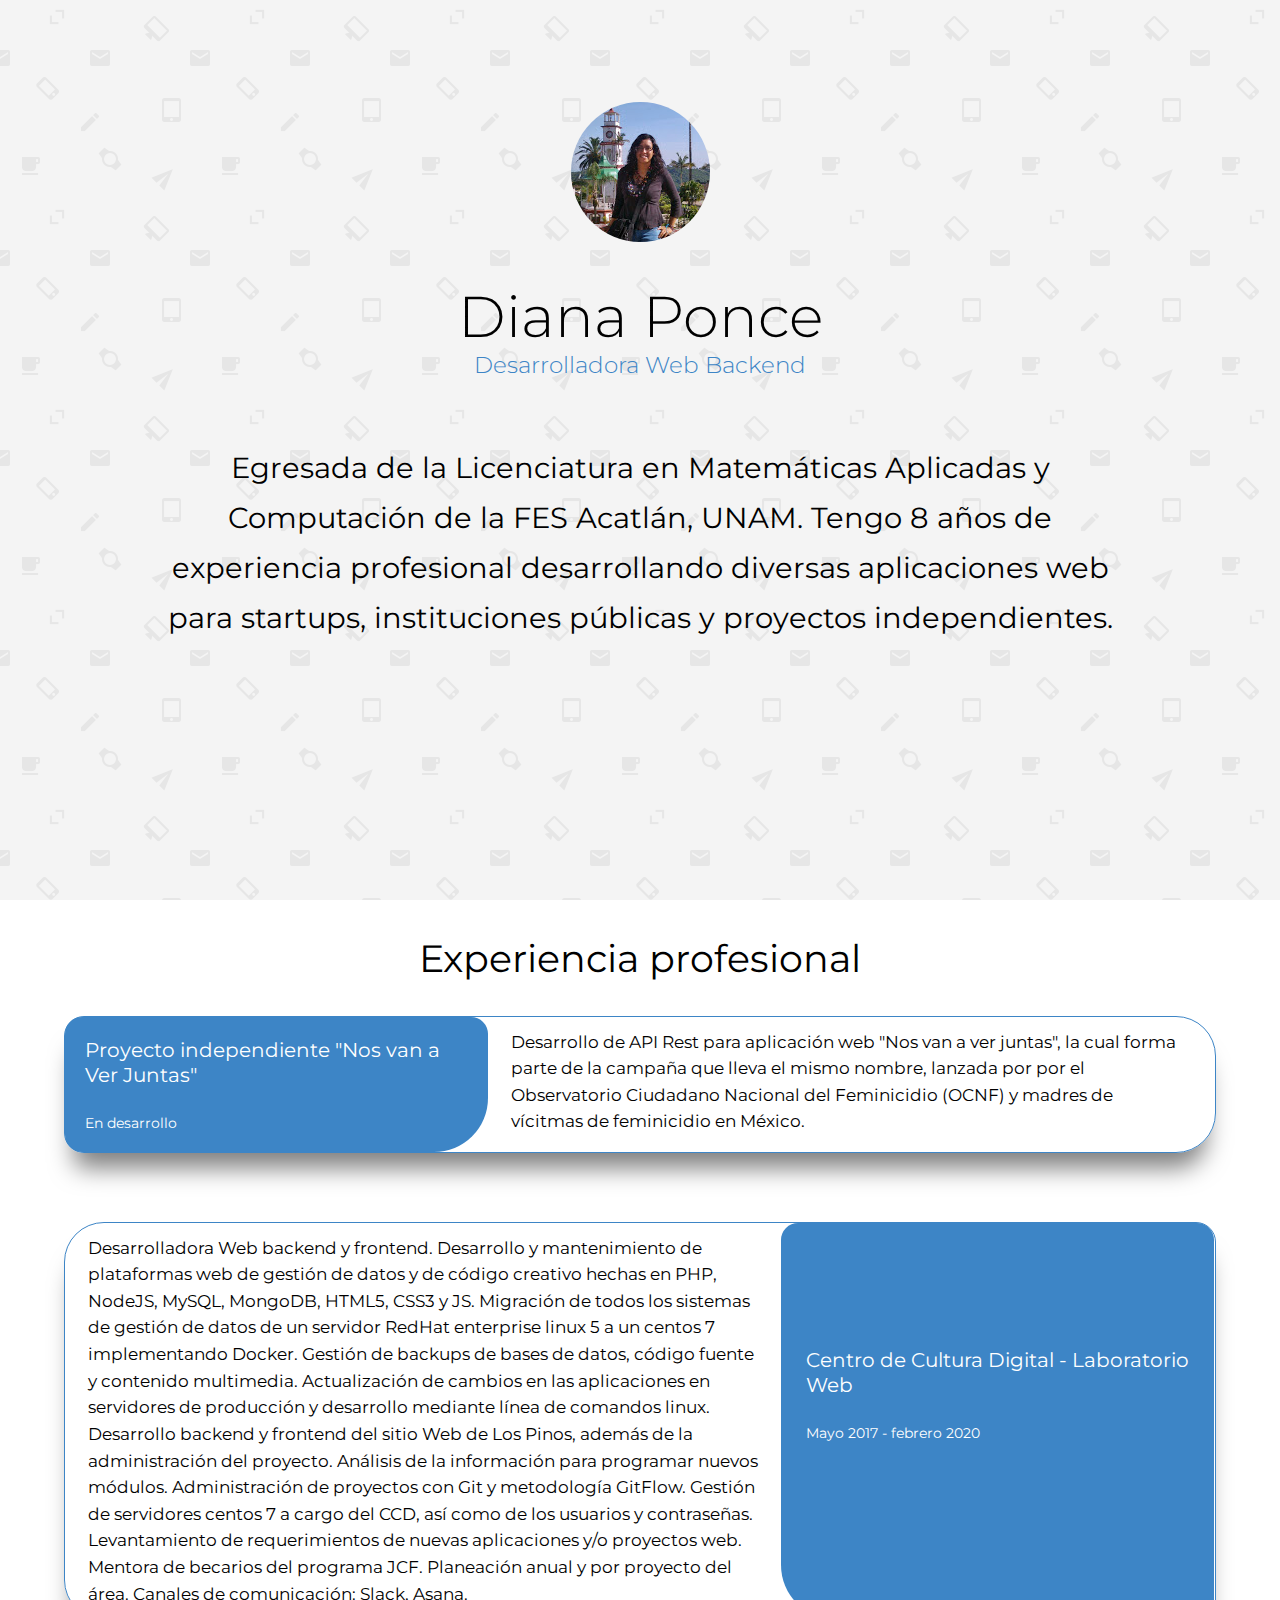
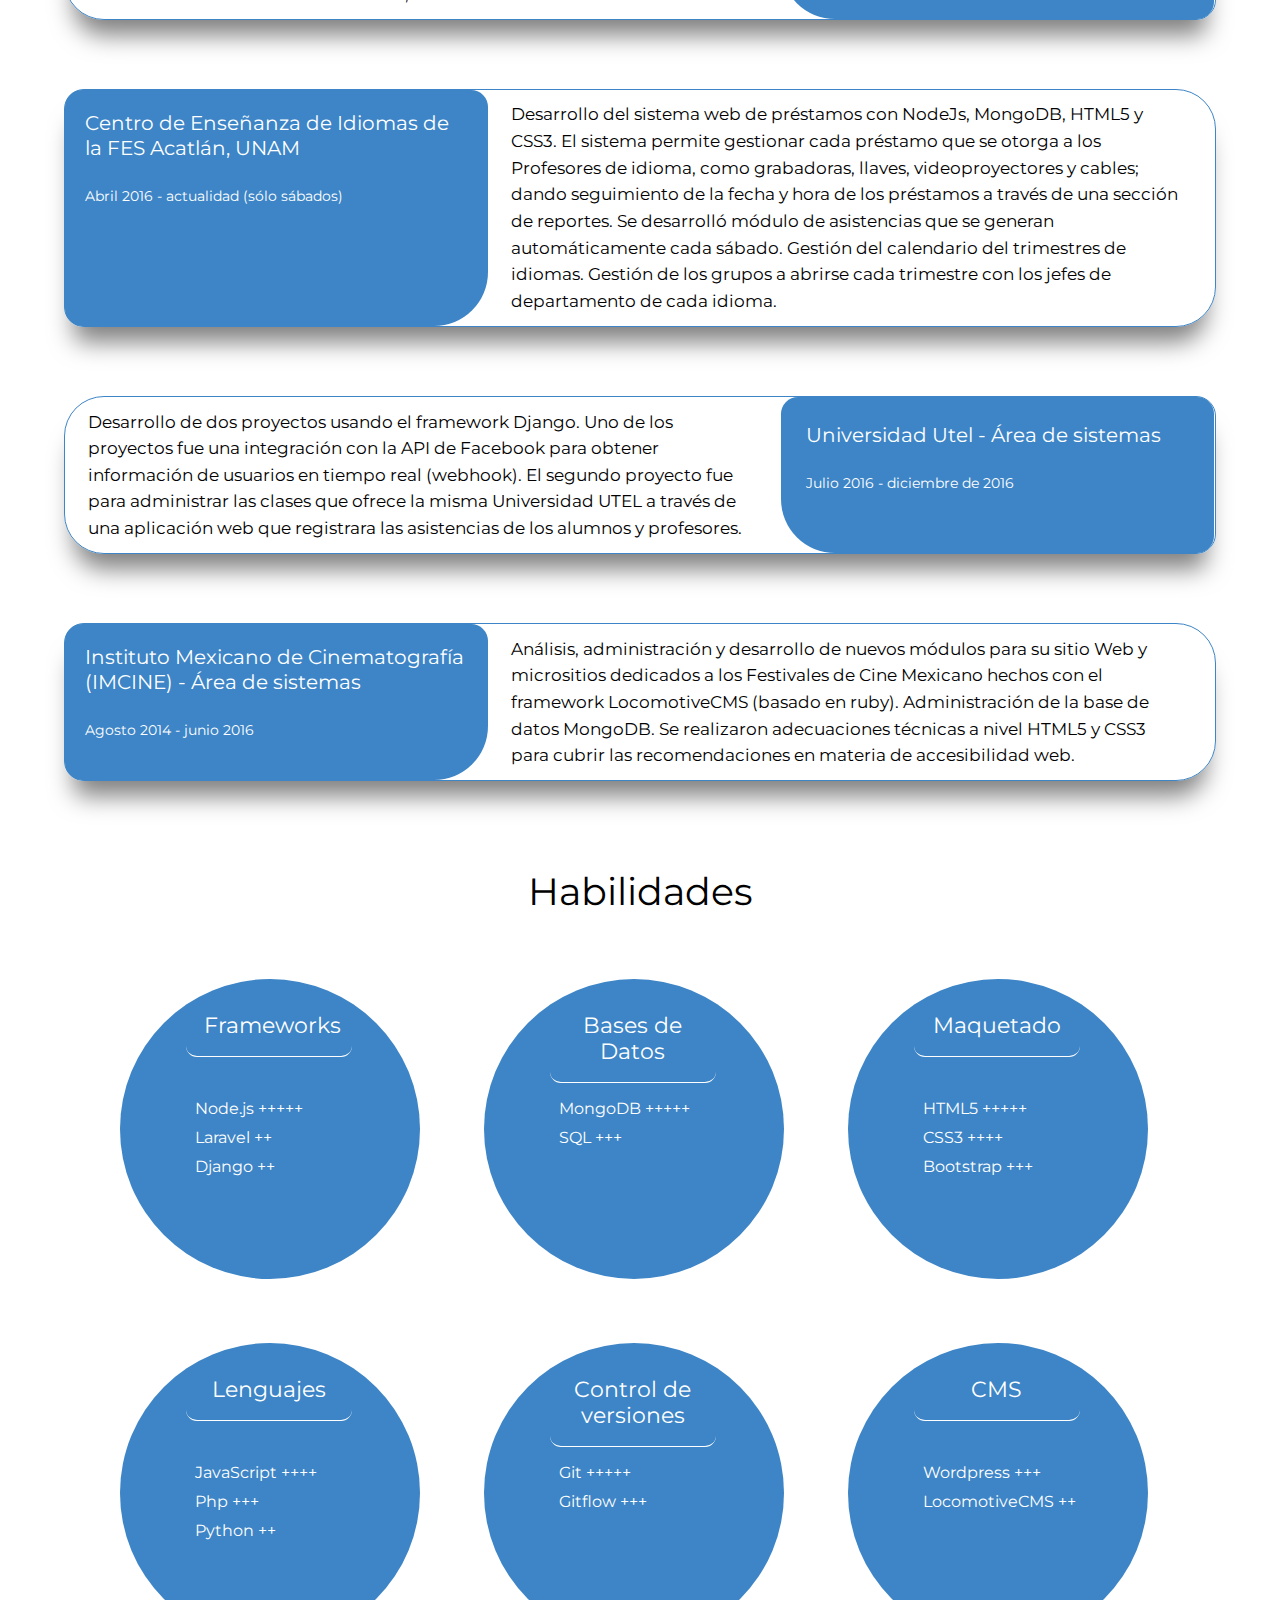
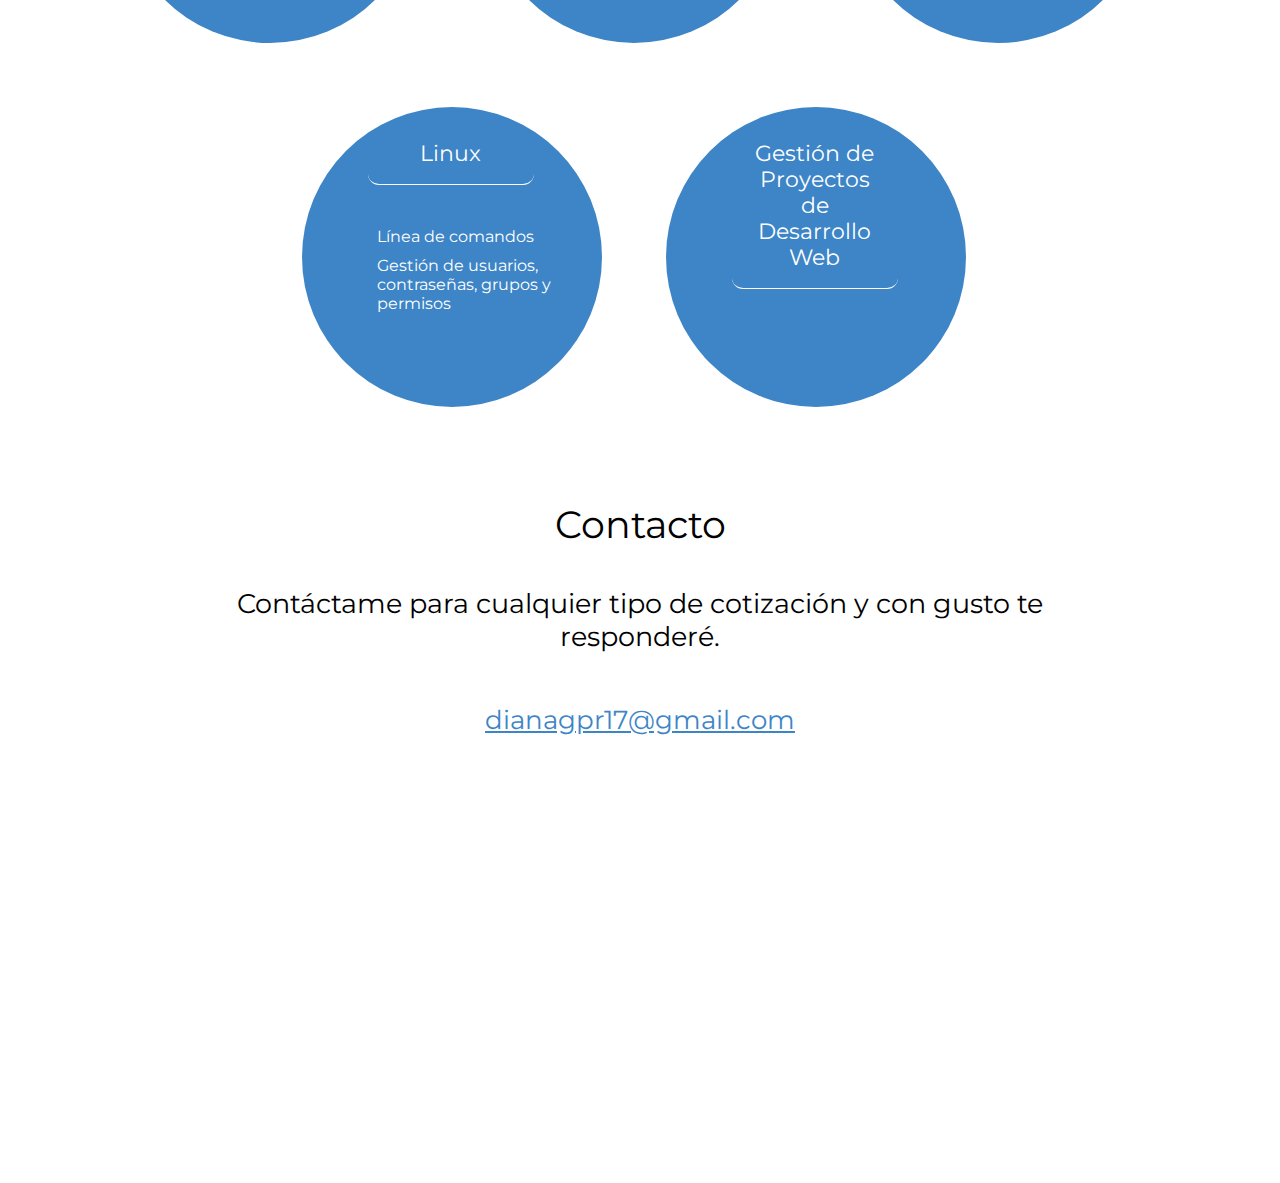
<file: index.html>
<!DOCTYPE html>
<html lang="es">
    <head>
        <meta charset="UTF-8">
        <meta name="viewport" content="width=device-width, initial-scale=1.0">
        <link href="https://fonts.googleapis.com/css2?family=Montserrat:wght@400;600&family=Roboto&display=swap" rel="stylesheet">
        <link rel="stylesheet" href="./assets/css/style.css">
        <title>Diana Ponce</title>
    </head>
    <body>
        <div class="flex-container">
            <div class="box-lg header">
                <div class="profile-container">
                    <div class="profile-image"></div>
                    <div class="profile-title">Diana Ponce</div>
                    <div class="profile-subtitle">Desarrolladora Web Backend</div>
                    <div class="profile-description">
                        Egresada de la Licenciatura en Matemáticas Aplicadas y Computación de la FES Acatlán, UNAM. Tengo 8 años de experiencia profesional desarrollando diversas aplicaciones web para startups, instituciones públicas y proyectos independientes.
                    </div>
                </div>
            </div>
            <div class="box-lg portfolio-container">
                <div class="title-container">Experiencia profesional</div>
                <div class="portfolio-card juntas">
                    <div class="portfolio-data juntas">
                        <div class="portfolio-name">
                            Proyecto independiente "Nos van a Ver Juntas"
                        </div>
                        <div class="portfolio-date">En desarrollo</div>
                    </div>
                    <div class="portfolio-image"></div>
                    <div class="portfolio-title"></div>
                    <div class="portfolio-description">
                        Desarrollo de API Rest para aplicación web "Nos van a ver juntas", la cual forma parte de la campaña que lleva el mismo nombre, lanzada por por el Observatorio Ciudadano Nacional del Feminicidio (OCNF) y madres de vícitmas de feminicidio en México.
                    </div>
                </div>

                <div class="portfolio-card ccd">
                    <div class="portfolio-data-mobile ccd">
                        <div class="portfolio-name ccd">
                            Centro de Cultura Digital - Laboratorio Web
                        </div>
                        <div class="portfolio-date">Mayo 2017 - febrero 2020</div>
                    </div>
                    <div class="portfolio-image"></div>
                    <div class="portfolio-title"></div>
                    <div class="portfolio-description">
                        Desarrolladora Web backend y frontend. Desarrollo y mantenimiento de plataformas web de gestión de datos y de código creativo hechas en PHP, NodeJS, MySQL, MongoDB, HTML5, CSS3 y JS. Migración de todos los sistemas de gestión de datos de un servidor RedHat enterprise linux 5 a un centos 7 implementando Docker. Gestión de backups de bases de datos, código fuente y contenido multimedia. Actualización de cambios en las aplicaciones en servidores de producción y desarrollo mediante línea de comandos linux. Desarrollo backend y frontend del sitio Web de Los Pinos, además de la administración del proyecto. Análisis de la información para programar nuevos módulos. Administración de proyectos con Git y metodología GitFlow. Gestión de servidores centos 7 a cargo del CCD, así como de los usuarios y contraseñas. Levantamiento de requerimientos de nuevas aplicaciones y/o proyectos web. Mentora de becarios del programa JCF. Planeación anual y por proyecto del área. Canales de comunicación: Slack, Asana.
                    </div>
                    <div class="portfolio-data ccd">
                        <div class="portfolio-name ccd">
                            Centro de Cultura Digital - Laboratorio Web
                        </div>
                        <div class="portfolio-date">Mayo 2017 - febrero 2020</div>
                    </div>
                </div>

                <div class="portfolio-card fesa">
                    <div class="portfolio-data fesa">
                        <div class="portfolio-name">
                            Centro de Enseñanza de Idiomas de la FES Acatlán, UNAM
                        </div>
                        <div class="portfolio-date">Abril 2016 - actualidad (sólo sábados)</div>
                    </div>
                    <div class="portfolio-image"></div>
                    <div class="portfolio-title"></div>
                    <div class="portfolio-description">
                        Desarrollo del sistema web de préstamos con NodeJs, MongoDB, HTML5 y CSS3. El sistema permite gestionar cada préstamo que se otorga a los Profesores de idioma, como grabadoras, llaves, videoproyectores y cables; dando seguimiento de la fecha y hora de los préstamos a través de una sección de reportes. Se desarrolló módulo de asistencias que se generan automáticamente cada sábado. Gestión del calendario del trimestres de idiomas. Gestión de los grupos a abrirse cada trimestre con los jefes de departamento de cada idioma.
                    </div>
                </div>

                <div class="portfolio-card utel">
                    <div class="portfolio-data-mobile utel">
                        <div class="portfolio-name utel">
                            Universidad Utel - Área de sistemas
                        </div>
                        <div class="portfolio-date">Julio 2016 - diciembre de 2016</div>
                    </div>
                    <div class="portfolio-image"></div>
                    <div class="portfolio-title"></div>
                    <div class="portfolio-description">
                        Desarrollo de dos proyectos usando el framework Django. Uno de los proyectos fue una integración con la API de Facebook para obtener información de usuarios en tiempo real (webhook). El segundo proyecto fue para administrar las clases que ofrece la misma Universidad UTEL a través de una aplicación web que registrara las asistencias de los alumnos y profesores.
                    </div>
                    <div class="portfolio-data utel">
                        <div class="portfolio-name utel">
                            Universidad Utel - Área de sistemas
                        </div>
                        <div class="portfolio-date">Julio 2016 - diciembre de 2016</div>
                    </div>
                </div>

                <div class="portfolio-card imcine">
                    <div class="portfolio-data imcine">
                        <div class="portfolio-name">
                            Instituto Mexicano de Cinematografía (IMCINE) - Área de sistemas
                        </div>
                        <div class="portfolio-date">Agosto 2014 - junio 2016</div>
                    </div>
                    <div class="portfolio-image"></div>
                    <div class="portfolio-title"></div>
                    <div class="portfolio-description">
                        Análisis, administración y desarrollo de nuevos módulos para su sitio Web y micrositios dedicados a los Festivales de Cine Mexicano hechos con el framework LocomotiveCMS (basado en ruby). Administración de la base de datos MongoDB. Se realizaron adecuaciones técnicas a nivel HTML5 y CSS3 para cubrir las recomendaciones en materia de accesibilidad web.
                    </div>
                </div>
            </div><!-- end portfolio-container -->

            <div class="box-lg habilidades-tecnicas">
                <div class="title-container">Habilidades</div>
                <div class="skill-card-container">
                    <div class="skill-card">
                        <div class="skill-title">Frameworks</div>
                        <div class="skill-subtitle">
                            <ul>
                                <li>Node.js +++++</li>
                                <li>Laravel ++</li>
                                <li>Django ++</li>
                            </ul>
                        </div>
                    </div>

                    <div class="skill-card">
                        <div class="skill-title">Bases de Datos</div>
                        <div class="skill-subtitle">
                            <ul>
                                <li>MongoDB +++++</li>
                                <li>SQL +++</li>
                            </ul>
                        </div>
                    </div>

                    <div class="skill-card">
                        <div class="skill-title">Maquetado</div>
                        <div class="skill-subtitle">
                            <ul>
                                <li>HTML5 +++++</li>
                                <li>CSS3 ++++</li>
                                <li>Bootstrap +++</li>
                            </ul>
                        </div>
                    </div>

                    <div class="skill-card">
                        <div class="skill-title">Lenguajes</div>
                        <div class="skill-subtitle">
                            <ul>
                                <li>JavaScript ++++</li>
                                <li>Php +++</li>
                                <li>Python ++</li>
                            </ul>
                        </div>
                    </div>

                    <div class="skill-card">
                        <div class="skill-title">Control de versiones</div>
                        <div class="skill-subtitle git">
                            <ul>
                                <li>Git +++++</li>
                                <li>Gitflow +++</li>
                            </ul>
                        </div>
                    </div>

                    <div class="skill-card">
                        <div class="skill-title">CMS</div>
                        <div class="skill-subtitle">
                            <ul>
                                <li>Wordpress +++ </li>
                                <li>LocomotiveCMS ++</li>
                            </ul>
                        </div>
                    </div>

                    <div class="skill-card">
                        <div class="skill-title">Linux</div>
                        <div class="skill-subtitle">
                            <ul>
                                <li>Línea de comandos</li>
                                <li>Gestión de usuarios, contraseñas, grupos y permisos</li>
                                <!-- <li>Gestión de contraseñas para usuarios</li>
                                <li>Gestión de grupos y permisos</li> -->
                            </ul>
                        </div>
                    </div>

                    <div class="skill-card">
                        <div class="skill-title">Gestión de Proyectos de Desarrollo Web</div>
                        <div class="skill-subtitle">
                            <!-- <ul>
                                <li>Levantamiento de requerimientos</li>
                                <li>Planeación</li>
                                <li>Gestión de proyectos</li>
                            </ul> -->
                        </div>
                    </div>
    
                    
                </div>

            </div><!-- end habilidades-tecnicas-->

            <div class="box-lg servicios">

            </div>
            <div class="box-lg contacto">
                <div class="title-container">Contacto</div>
                <div class="contacto-container">
                    <div class="contacto-info">
                        Contáctame para cualquier tipo de cotización y con gusto te responderé.
                    </div>
                    <div class="contacto-email">
                        <a href="mailto:dianagpr17@gmail.com">dianagpr17@gmail.com</a>
                    </div>

                </div>
            </div>
        </div><!-- end flex-container -->

        <script src="https://code.jquery.com/jquery-3.5.1.slim.min.js" integrity="sha384-DfXdz2htPH0lsSSs5nCTpuj/zy4C+OGpamoFVy38MVBnE+IbbVYUew+OrCXaRkfj" crossorigin="anonymous"></script>
    </body>
</html>
</file>
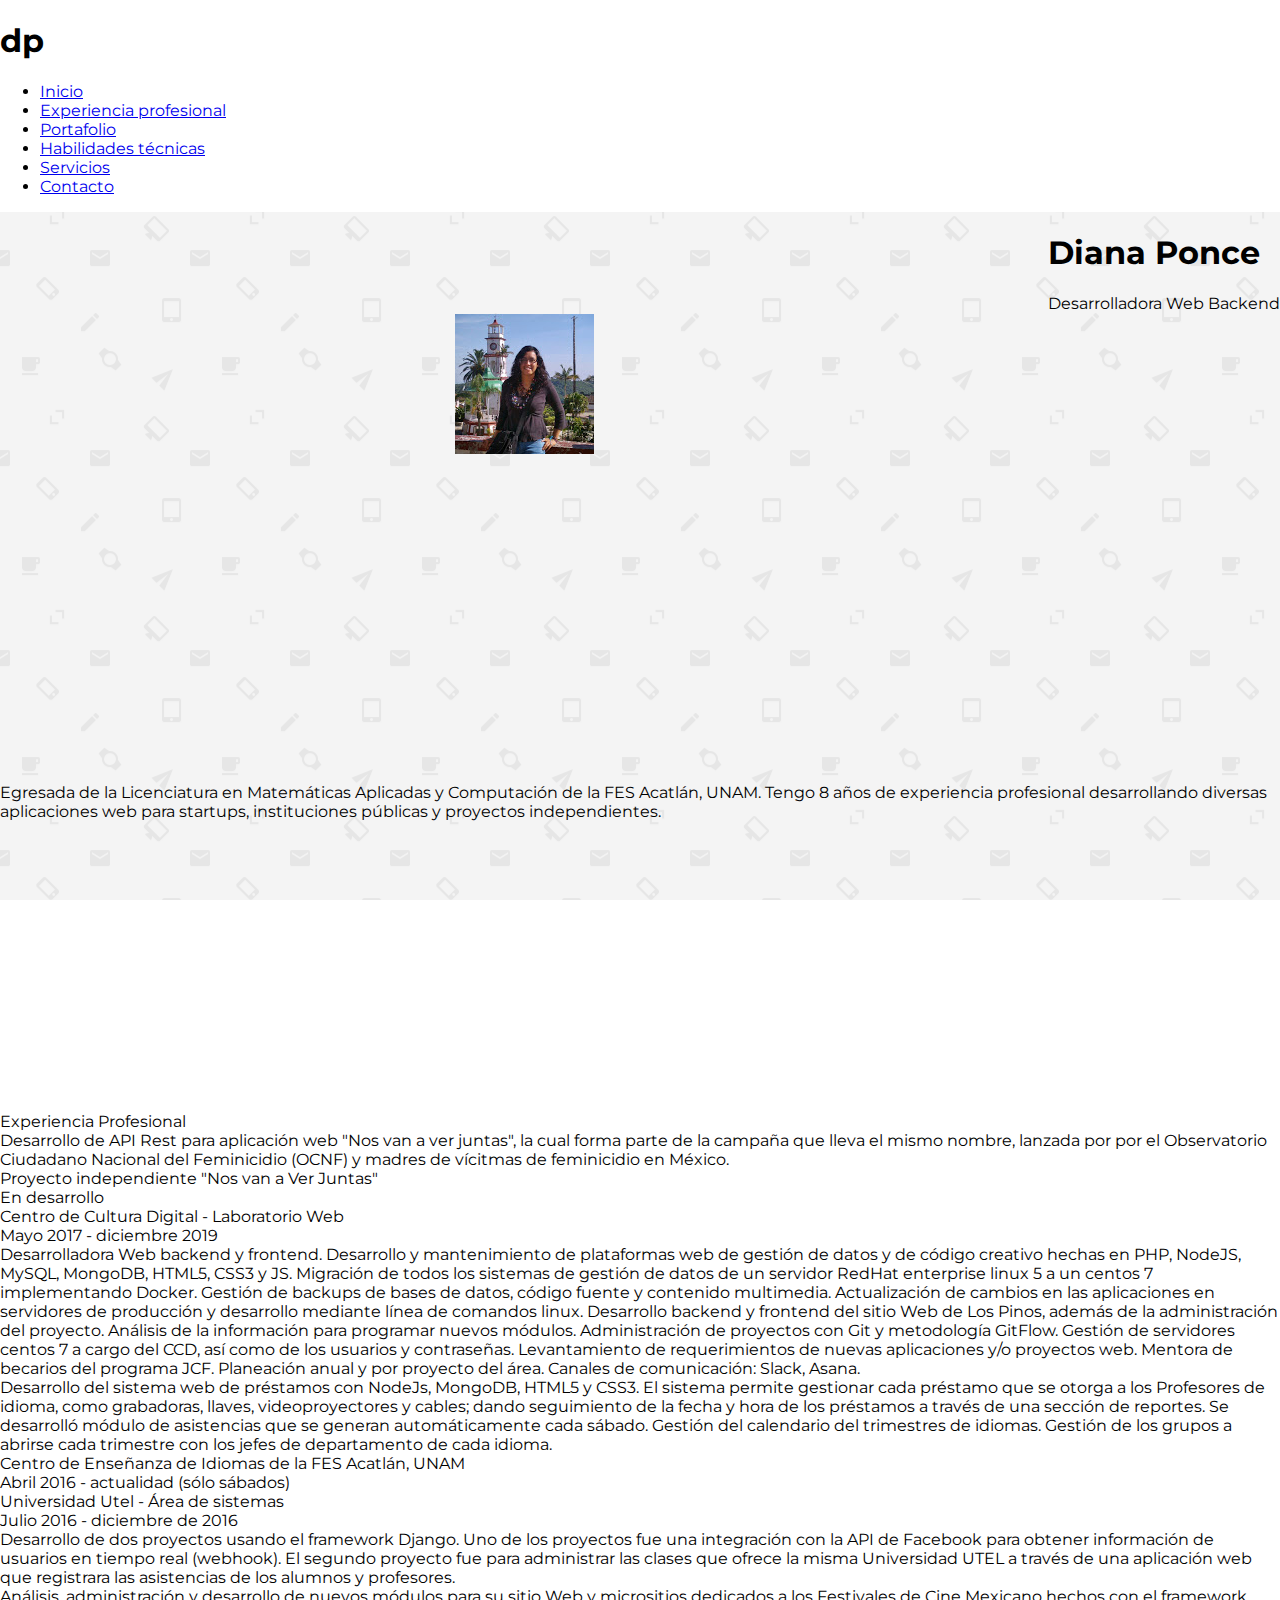
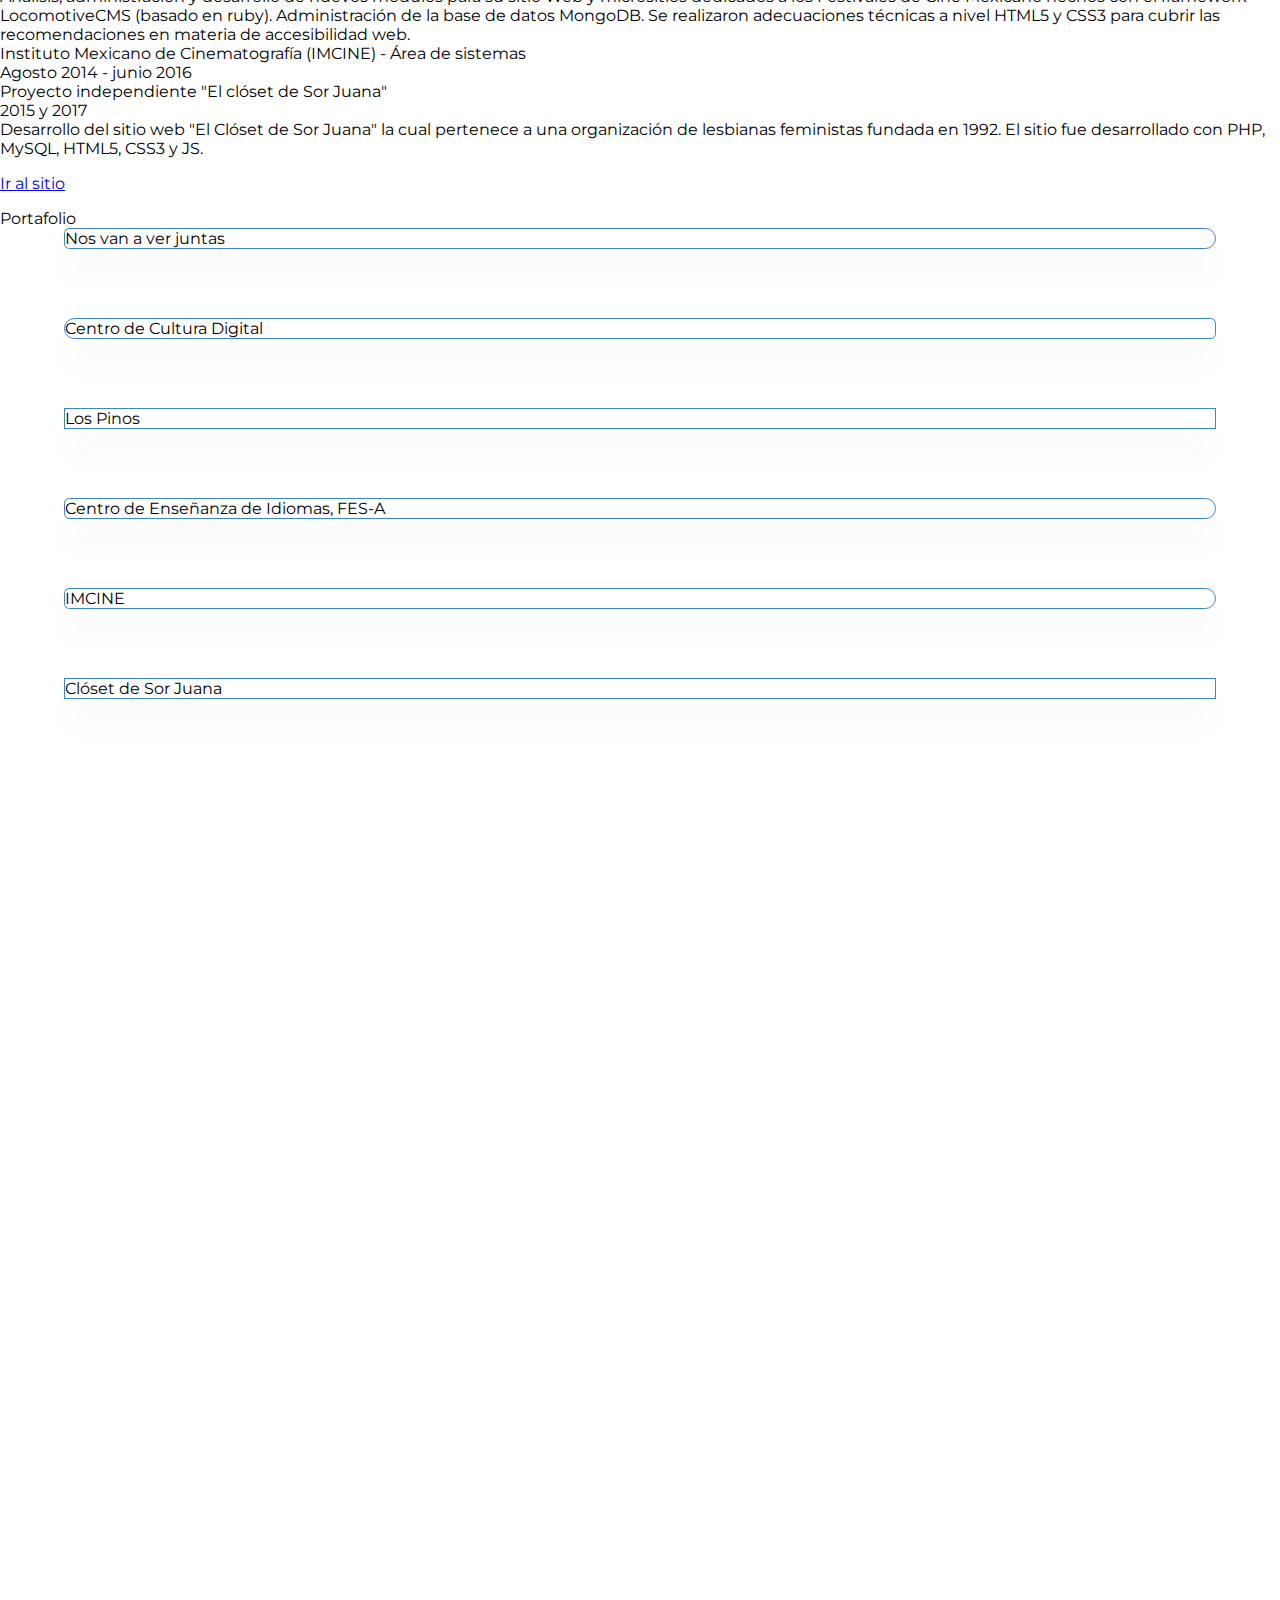
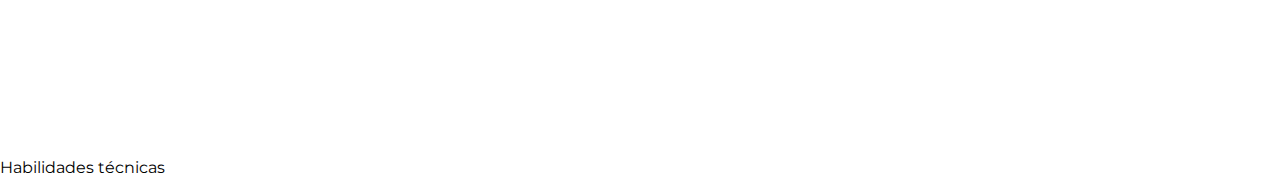
<file: index_old.html>
<!DOCTYPE html>
<html lang="es">
    <head>
        <meta charset="UTF-8">
        <meta name="viewport" content="width=device-width, initial-scale=1.0">
        <link href="https://fonts.googleapis.com/css2?family=Montserrat:wght@400;600&family=Roboto&display=swap" rel="stylesheet">
        <link href="https://unpkg.com/aos@2.3.1/dist/aos.css" rel="stylesheet">
        <!-- <link rel="stylesheet" href="./assets/css/bootstrap.min.css"> -->
        <link rel="stylesheet" href="./assets/css/style.css">
        <title>Diana Ponce</title>
    </head>
    <body>
        <div class="flex-container">
            <div class="left-side">
                <div class="title-left-side">
                    <h1>dp</h1>
                </div>
                <div class="left-menu">
                    <ul class="">
                        <li><a href="#index">Inicio</a></li>
                        <li><a href="#experiencia-profesional">Experiencia profesional</a></li>
                        <li><a href="#portafolio">Portafolio</a></li>
                        <li><a href="#habilidades-tecnicas">Habilidades técnicas</a></li>
                        <li><a href="#servicios">Servicios</a></li>
                        <li><a href="#contacto">Contacto</a></li>
                    </ul>
                </div>

            </div>
        
            <div class="main-content">
                <div id="index" class="header">
                    <div class="profile-image">
                        <img src="./assets/img/me.jpg" class="rounded-circle" alt="diana ponce">
                    </div>

                    <div class="main-description">
                        <h1 class="title text-center">Diana Ponce</h1>
                        <p class="text-center">Desarrolladora Web Backend</p>
                    </div>

                    <div class="description">
                        <p class="text">Egresada de la Licenciatura en Matemáticas Aplicadas y Computación de la FES Acatlán, UNAM. Tengo 8 años de experiencia profesional desarrollando diversas aplicaciones web para startups, instituciones públicas y proyectos independientes.</p>
                    </div>
                </div>

                <div id="experiencia-profesional">
                    <div class="section-title text-center">Experiencia Profesional</div>

                    <div class="job-container juntas">
                        <div class="job-description">
                            Desarrollo de API Rest para aplicación web "Nos van a ver juntas", la cual forma parte de la campaña que lleva el mismo nombre, lanzada por por el Observatorio Ciudadano Nacional del Feminicidio (OCNF) y madres de vícitmas de feminicidio en México.
                        </div>
                        <div class="job-place juntas">
                            <div class="job-name juntas">
                                Proyecto independiente "Nos van a Ver Juntas"
                            </div>
                            <div class="job-date">
                                En desarrollo
                            </div>
                        </div>
                    </div>

                    <div class="job-container ccd">
                        <div class="job-place ccd">
                            <div class="job-name ccd">
                                Centro de Cultura Digital - Laboratorio Web
                            </div>
                            <div class="job-date">
                                Mayo 2017 - diciembre 2019
                            </div>
                        </div>
                        <div class="job-description">
                            Desarrolladora Web backend y frontend. Desarrollo y mantenimiento de plataformas web de gestión de datos y de código creativo hechas en PHP, NodeJS, MySQL, MongoDB, HTML5, CSS3 y JS. Migración de todos los sistemas de gestión de datos de un servidor RedHat enterprise linux 5 a un centos 7 implementando Docker. Gestión de backups de bases de datos, código fuente y contenido multimedia. Actualización de cambios en las aplicaciones en servidores de producción y desarrollo mediante línea de
                            comandos linux. Desarrollo backend y frontend del sitio Web de Los Pinos, además de la administración del proyecto. Análisis de la información para programar nuevos módulos. Administración de proyectos con Git y metodología GitFlow. Gestión de servidores centos 7 a cargo del CCD, así como de los usuarios y contraseñas. Levantamiento de requerimientos de nuevas aplicaciones y/o proyectos web. Mentora de becarios del programa JCF. Planeación anual y por proyecto del área. Canales de comunicación: Slack, Asana.
                        </div>
                    </div>

                    <div class="job-container fesa">
                        <div class="job-description">
                            Desarrollo del sistema web de préstamos con NodeJs, MongoDB, HTML5 y CSS3. El sistema permite gestionar cada préstamo que se otorga a los Profesores de idioma, como grabadoras, llaves, videoproyectores y cables; dando seguimiento de la fecha y hora de los préstamos a través de una sección de reportes. Se desarrolló módulo de asistencias que se generan automáticamente cada sábado. Gestión del calendario del trimestres de idiomas. Gestión de los grupos a abrirse cada trimestre con los jefes de departamento de cada idioma.
                        </div>
                        <div class="job-place fesa">
                            <div class="job-name fesa">
                                Centro de Enseñanza de Idiomas de la FES Acatlán, UNAM
                            </div>
                            <div class="job-date">
                                Abril 2016 - actualidad (sólo sábados)
                            </div>
                        </div>
                    </div>

                    <div class="job-container utel">
                        <div class="job-place utel">
                            <div class="job-name utel">
                                Universidad Utel - Área de sistemas
                            </div>
                            <div class="job-date">
                                Julio 2016 - diciembre de 2016
                            </div>
                        </div>
                        <div class="job-description">
                            Desarrollo de dos proyectos usando el framework Django. Uno de los proyectos fue una integración con la API de Facebook para obtener información de usuarios en tiempo real (webhook). El segundo proyecto fue para administrar las clases que ofrece la misma Universidad UTEL a través de una aplicación web que registrara las asistencias de los alumnos y profesores.
                        </div>
                    </div>

                    <div class="job-container imcine">
                        <div class="job-description">
                            Análisis, administración y desarrollo de nuevos módulos para su sitio
                            Web y micrositios dedicados a los Festivales de Cine Mexicano hechos con el framework LocomotiveCMS (basado en ruby). Administración de la base de datos MongoDB. Se realizaron adecuaciones técnicas a nivel HTML5 y CSS3 para cubrir las recomendaciones en materia de accesibilidad web.
                        </div>
                        <div class="job-place imcine">
                            <div class="job-name imcine">
                                Instituto Mexicano de Cinematografía (IMCINE) - Área de sistemas
                            </div>
                            <div class="job-date">
                                Agosto 2014 - junio 2016
                            </div>
                        </div>
                    </div>

                    <div class="job-container closet">
                        <div class="job-place closet">
                            <div class="job-name closet">
                                Proyecto independiente "El clóset de Sor Juana"
                            </div>
                            <div class="job-date">
                                2015 y 2017
                            </div>
                        </div>
                        <div class="job-description">
                            Desarrollo del sitio web "El Clóset de Sor Juana" la cual pertenece a una organización de lesbianas feministas fundada en 1992. El sitio fue desarrollado con PHP, MySQL, HTML5, CSS3 y JS.

                            <p>
                                <a href="http://www.elclosetdesorjuana.org.mx/" target="_blank">Ir al sitio</a>
                            </p>
                        </div>
                    </div>
                </div><!-- end experiencia-profesional -->

                <div id="portafolio">
                    <div class="section-title text-center">Portafolio</div>
                    <div class="portfolio-container">
                        <div class="portfolio-card juntas">
                            <div class="portfolio-title">
                                Nos van a ver juntas
                            </div>
                        </div>
    
                        <div class="portfolio-card ccd">
                            <div class="portfolio-title">
                                Centro de Cultura Digital
                            </div>
                        </div>

                        <div class="portfolio-card pinos">
                            <div class="portfolio-title">
                                Los Pinos
                            </div>
                        </div>

                        <div class="portfolio-card fesa">
                            <div class="portfolio-title">
                                Centro de Enseñanza de Idiomas, FES-A
                            </div>
                        </div>

                        <div class="portfolio-card imcine">
                            <div class="portfolio-title">
                                IMCINE
                            </div>
                        </div>

                        <div class="portfolio-card closet">
                            <div class="portfolio-title">
                                Clóset de Sor Juana
                            </div>
                        </div>
                    </div>
                </div><!-- end portafolio -->

                <div id="habilidades-tecnicas">
                    <div class="section-title text-center">Habilidades técnicas</div>

                </div><!-- end habilidades-tecnicas-->
            </div>

            




        </div><!-- end flex-container -->

        <script src="https://code.jquery.com/jquery-3.5.1.slim.min.js" integrity="sha384-DfXdz2htPH0lsSSs5nCTpuj/zy4C+OGpamoFVy38MVBnE+IbbVYUew+OrCXaRkfj" crossorigin="anonymous"></script>
        <script src="https://cdn.jsdelivr.net/npm/popper.js@1.16.0/dist/umd/popper.min.js" integrity="sha384-Q6E9RHvbIyZFJoft+2mJbHaEWldlvI9IOYy5n3zV9zzTtmI3UksdQRVvoxMfooAo" crossorigin="anonymous"></script>
        <script src="https://stackpath.bootstrapcdn.com/bootstrap/4.5.0/js/bootstrap.min.js" integrity="sha384-OgVRvuATP1z7JjHLkuOU7Xw704+h835Lr+6QL9UvYjZE3Ipu6Tp75j7Bh/kR0JKI" crossorigin="anonymous"></script>
        <script src="https://unpkg.com/aos@2.3.1/dist/aos.js"></script>
    </body>
</html>
</file>
<file: assets/css/style.css>
body {
    font-family: 'Montserrat', sans-serif;
    margin: 0;
    padding: 0;
}

.flex-container {
    display: flex;
    flex-wrap: wrap;
}

.box-lg {
    position: relative;
    width: 100%;
}

/* header */

.header {
    background-image: url('../img/email-pattern.png');
    background-attachment: fixed;
    display: flex;
    flex-wrap: wrap;
    /* position: relative; */
    height: 100vh;
}

.profile-container {
    width: 100%;
    height: auto;
}

.profile-image {
    background-image: url('../img/me.jpg');
    background-repeat: no-repeat;
    background-size: cover;
    background-position: center center;
    width: 139px;
    height: 140px;
    margin: 5% auto 2%;
    border-radius: 50%;
}

.profile-title {
    font-size: 4.5vw;
    font-weight: 300;
    text-align: center;
}

.profile-subtitle {
    font-size: 1.3vw;
    font-weight: 300;
    text-align: center;
    color: #3d85c6;
}

.profile-description {
    font-size: 1.3vw;
    line-height: 1.7;
    text-align: center;
    padding: 5% 13%;
}

.title-container {
    font-size: 3vw;
    padding: 3% 5%;
    text-align: center;
}

/* Portfolio */

.portfolio-container {
    background-image: url('../img/pipes.png');
    background-attachment: fixed;
    height: 255vh;
    padding: 0 5%;
}

.portfolio-data-mobile {
    display: none;
}

/* Hide scrollbar for Chrome, Safari and Opera */
/* .portfolio-container::-webkit-scrollbar {
    display: none;
} */

/* Hide scrollbar for IE and Edge */
/* .portfolio-container {
    -ms-overflow-style: none;
} */

.portfolio-card {
    display: flex;
    flex-wrap: wrap;
    background: #ffffffbf;
    border: 1px solid #3d85c6;
    margin-bottom: 6%;
    box-shadow: 0 25px 25px -10px rgba(0,0,0,0.5);
}

.portfolio-data {
    background: #3d85c6;
    width: 33.33%;
    padding: 20px;
    /* width: 226px; */
    height: auto;
    color: #fff;
}

.portfolio-name {
    font-size: 1.6vw;
}

.portfolio-date {
    font-size: 1.1vw;
    margin: 7% 0 0 0%;
}

.portfolio-description {
    width: 59.3%;
    padding: 1% 2%;
    font-size: 1.3vw;
    line-height: 1.6;
}

.portfolio-card.juntas, .portfolio-card.fesa, .portfolio-card.imcine {
    border-radius: 20px 40px 40px 20px
}

.portfolio-card.ccd, .portfolio-card.utel {
    border-radius: 40px 20px 20px 40px;
}

.portfolio-data.juntas, .portfolio-data.fesa, .portfolio-data.imcine {
    border-radius: 17px 17px 54px 17px;
}

.portfolio-data.ccd, .portfolio-data.utel {
    border-radius: 17px 17px 17px 54px;
}

.portfolio-name.ccd {
    margin: 26% 0 0 0%;
}

/* habilidades técnicas */

.habilidades-tecnicas {
    background-image: url('../img/topography.png');
    background-attachment: fixed;
    height: 200vh;
}

.skill-card-container {
    display: flex;
    flex-wrap: wrap;
    align-items: center;
    justify-content: center;
}

.skill-card {
    background: #3d85c6;
    width: 300px;
    height: 300px;
    border-radius: 50%;
    margin: 2% 3% 3% 2%;
    z-index: 100;
    position: relative;
}

.skill-title {
    text-align: center;
    margin: 5% 0 0 22%;
    padding: 6%;
    z-index: 1;
    position: absolute;
    border-radius: 11px;
    width: 130px;
    color: #fff;
    border-bottom: 1px solid #fff;
    font-size: 1.7vw;
}

.skill-subtitle ul {
    margin: 120px 0 10px 35px;
    list-style: none;
    color: #fff;
}

.skill-subtitle ul li {
    margin-bottom: 10px;
}

/* contacto */

.contacto {
    background-image: url('../img/email-pattern.png');
    background-attachment: fixed;
    height: 60vh;
}

.contacto-info {
    padding: 0% 18%;
    text-align: center;
    font-size: 2.1vw;
}

.contacto-email {
    font-size: 2vw;
    padding: 4% 30%;
    text-align: center;
}

.contacto-email a {
    color: #3d85c6;
}

.contacto-email a:hover {
    color: #000;
    background: #fff;
    padding: 2%;
}

/* media queries */

@media screen and (min-width: 320px) and (max-width: 767px) {
    .profile-image {
        margin: 8% auto 2%;
    }

    .profile-title {
        font-size: 9.5vw;
    }

    .profile-subtitle {
        font-size: 3.8vw;
    }

    .profile-description {
        font-size: 5.3vw;
        padding: 5% 13%;
        margin-top: 7%;
    }

    /* experiencia profesional */

    .portfolio-container {
        height: 382vh;
    }

    .portfolio-card.juntas, .portfolio-card.fesa, .portfolio-card.imcine {
        border-radius: 0;
    }

    .portfolio-data.juntas, .portfolio-data.fesa, .portfolio-data.imcine {
        border-radius: 0;
    }

    .portfolio-card.ccd, .portfolio-card.utel {
        border-radius: 0;
    }

    .title-container {
        font-size: 9vw;
        margin: 11% 0 11% 0;
    }

    .portfolio-data {
        width: 100%;
    }

    .portfolio-name {
        font-size: 4.6vw;
    }

    .portfolio-date {
        font-size: 3vw;
        margin: 2% 0 0 0%;
    }

    .portfolio-description {
        width: 100%;
        padding: 5% 5%;
        font-size: 3.8vw;
    }

    .portfolio-data.ccd, .portfolio-data.utel {
        display: none;
    }

    .portfolio-data-mobile {
        display: block;
        padding: 20px;
        color: #fff;
        background :#3d85c6;
        width: 100%;
    }

    .portfolio-name.ccd {
        margin: 1% 0 0 0%;
    }
    
    
    /* habilidades técnicas */
    .habilidades-tecnicas {
        height: 415vh;
    }

    .skill-title {
        margin: 5% 0 0 23%;
        padding: 6% 13% 3% 3%;
        font-size: 6.7vw;
    }

    .skill-subtitle {
        font-size: 4.5vw;
    }

    .skill-subtitle.git {
        padding-top: 15%;
    }

    /* contacto */
    .contacto-info {
        font-size: 5.3vw;
    }

    .contacto-email {
        font-size: 5.3vw;
        padding: 5% 0%;
    }
}

@media screen and (min-width: 768px) and (max-width: 1023px) {
    .profile-image {
        margin: 15% auto 4%;
    }

    .profile-title {
        font-size: 7.5vw;
    }

    .profile-subtitle {
        font-size: 2.8vw;
    }

    .profile-description {
        font-size: 3vw;
        margin-top: 8%;
    }

    /* Portfolio */

    .portfolio-container {
        height: 190vh;
    }

    .title-container {
        font-size: 5vw;
    }

    .portfolio-description {
        width: 56.3%;
        font-size: 2.1vw;
    }

    .portfolio-name {
        font-size: 2.3vw;
    }

    .portfolio-date {
        font-size: 1.6vw;
    }

    /* Habilidades técnicas */

    .habilidades-tecnicas {
        height: 146vh;
    }

    .skill-title {
        font-size: 2.9vw;
    }

    /* contacto */
    .contacto {
        height: 70vh;
    }
}

@media screen and (min-width: 1024px) and (max-width: 1200px) {
    /* header */
    .profile-image {
        margin: 20% auto 4%;
    }

    .profile-title {
        font-size: 5.5vw;
    }

    .profile-subtitle {
        font-size: 2vw;
    }

    .profile-description {
        font-size: 2.9vw;
        margin-top: 9%;
    }

    /* portfolio */

    .portfolio-container {
        height: 112vh;
    }

    .title-container {
        font-size: 5vw;
    }

    .portfolio-description {
        width: 58.3%;
        font-size: 1.5vw;
    }

    /* Habilidades técnicas */
    .skill-title {
        font-size: 2.3vw;
    }

    .habilidades-tecnicas {
        height: 116vh;
    }

    /* contacto */
    .contacto {
        height: 80vh;
    }

}



@media screen and (min-width: 1280px) and (max-width: 1300px) {

    .profile-image {
        margin: 8% auto 3%;
    }

    .profile-subtitle {
        font-size: 1.8vw;
    }

    .profile-description {
        font-size: 2.3vw;
    }

    .portfolio-container {
        height: 170vh;
    }

    .portfolio-description {
        width: 58.3%;
    }

    .portfolio-data.ccd, .portfolio-data.utel {
        padding: 24.8px;
    }

    .habilidades-tecnicas {
        background-image: url(../img/topography.png);
        background-attachment: fixed;
        height: 137vh;
    }

    .contacto {
        height: 80vh;
    }
}
</file>
